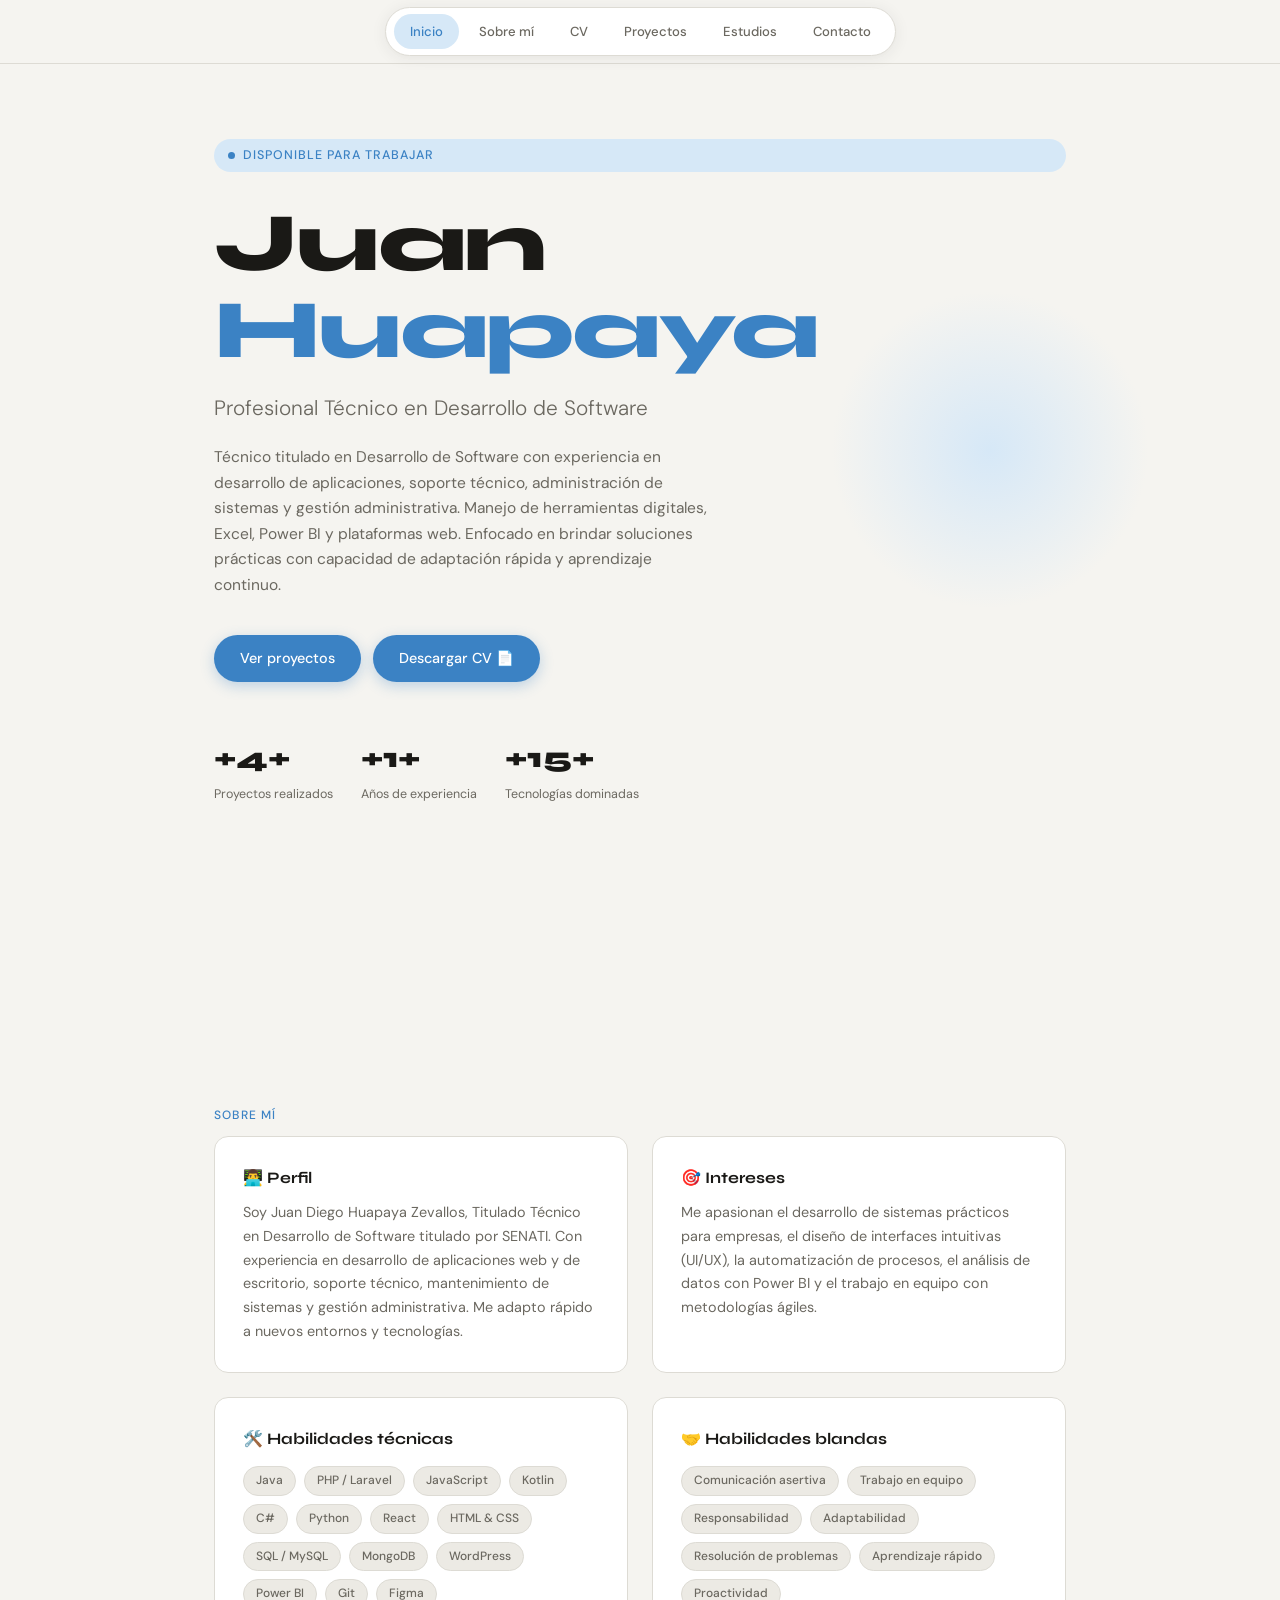
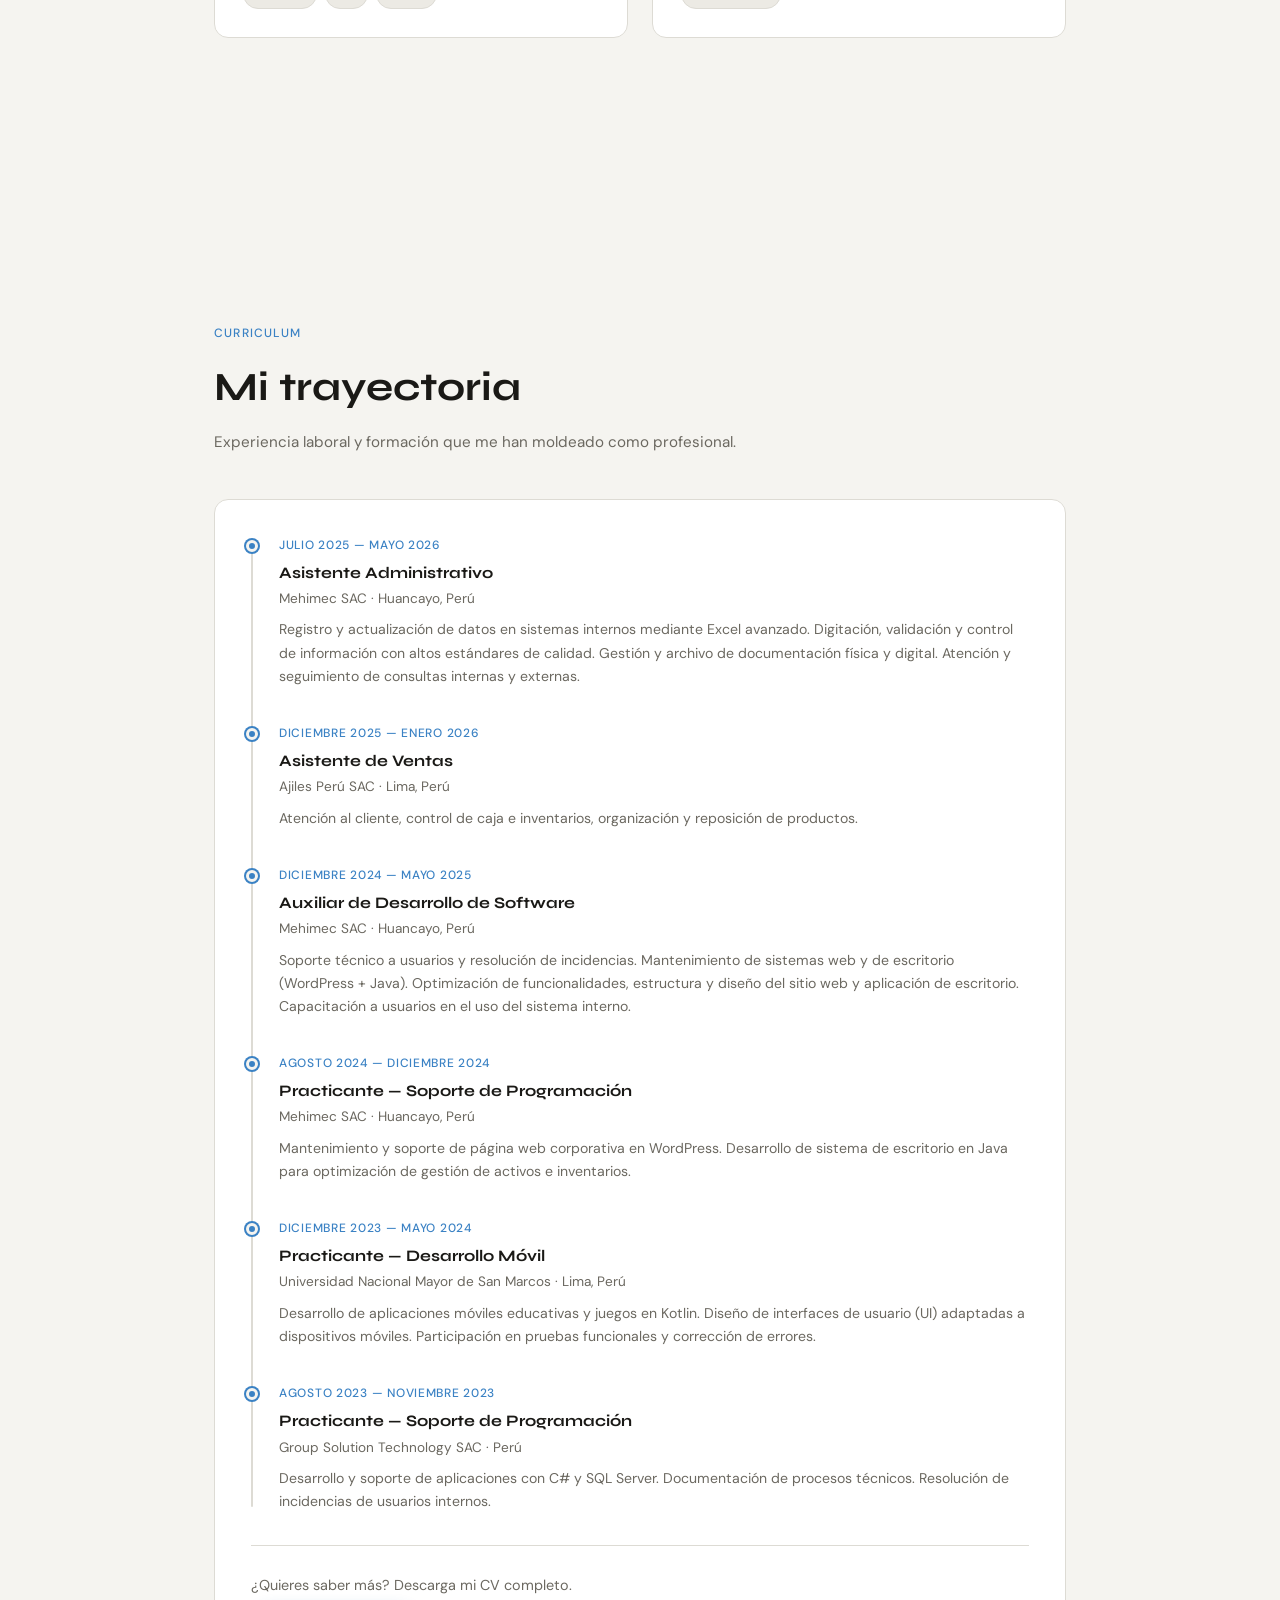
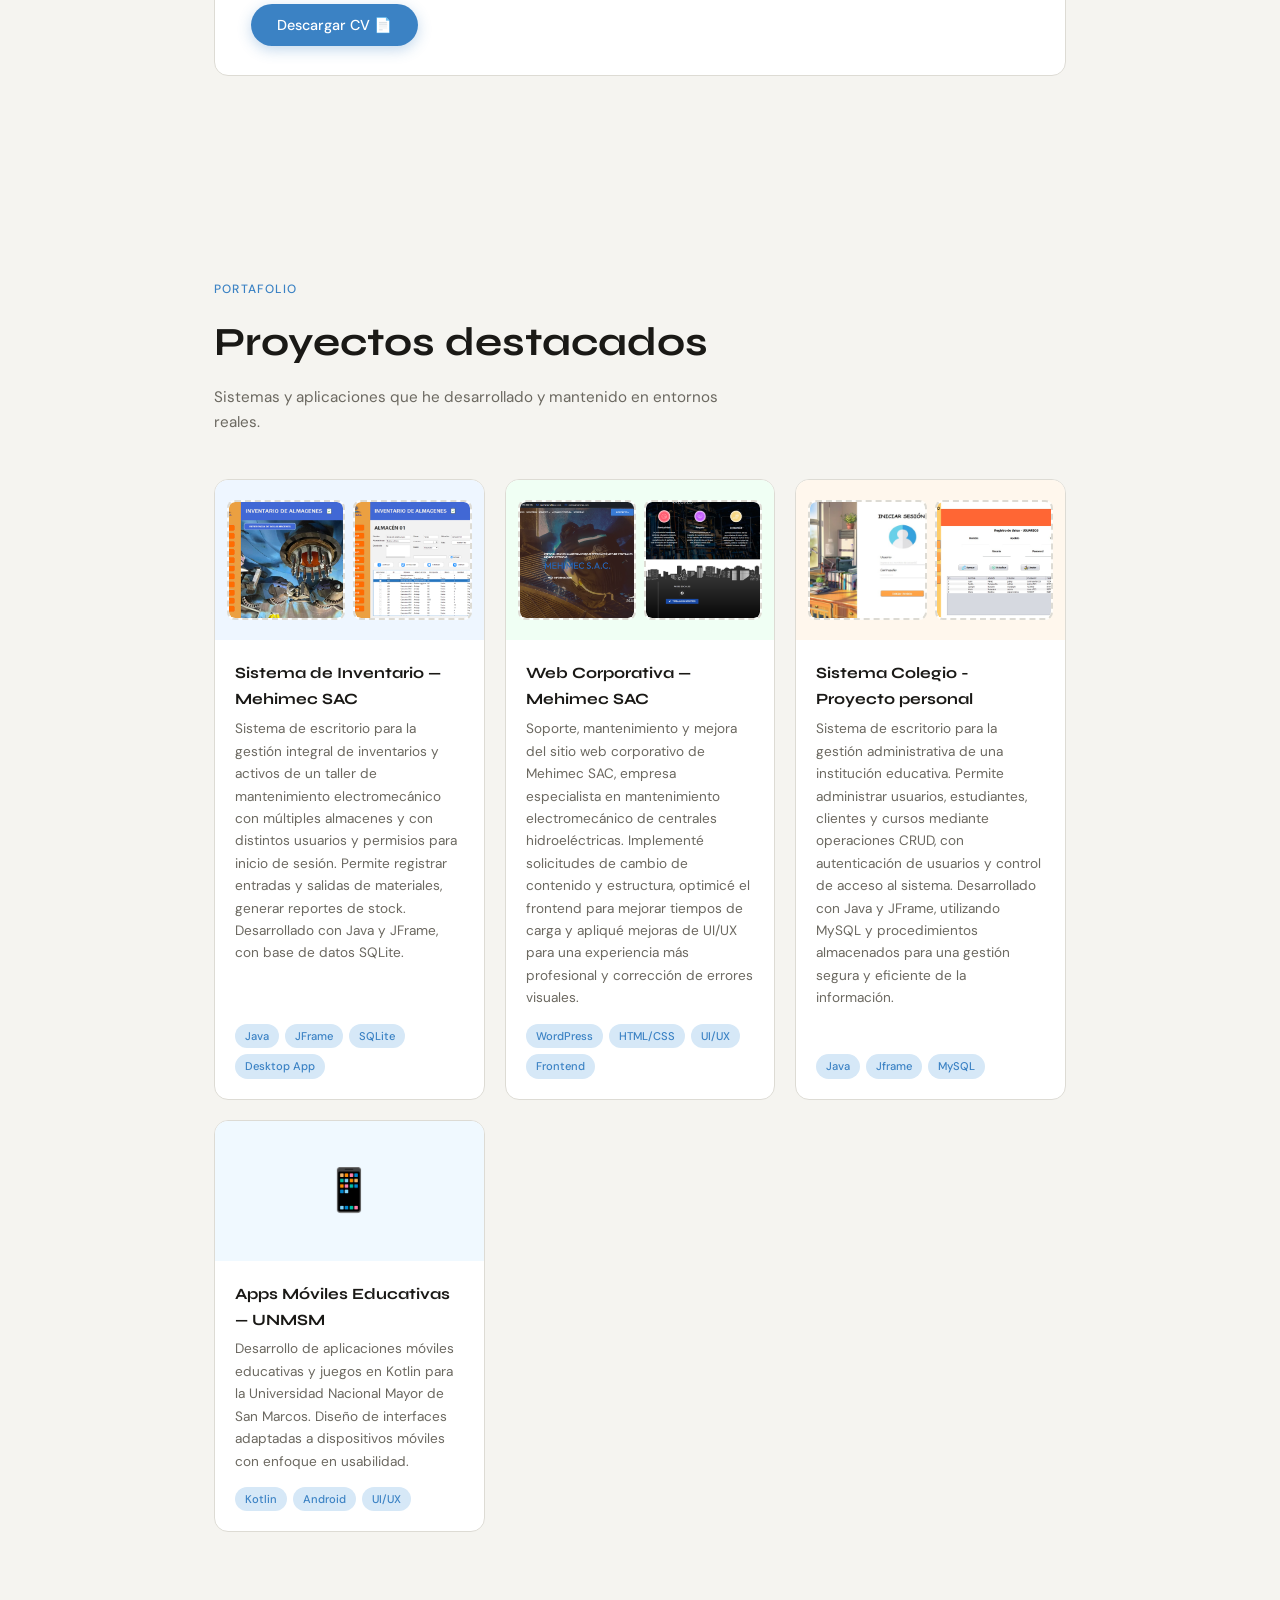
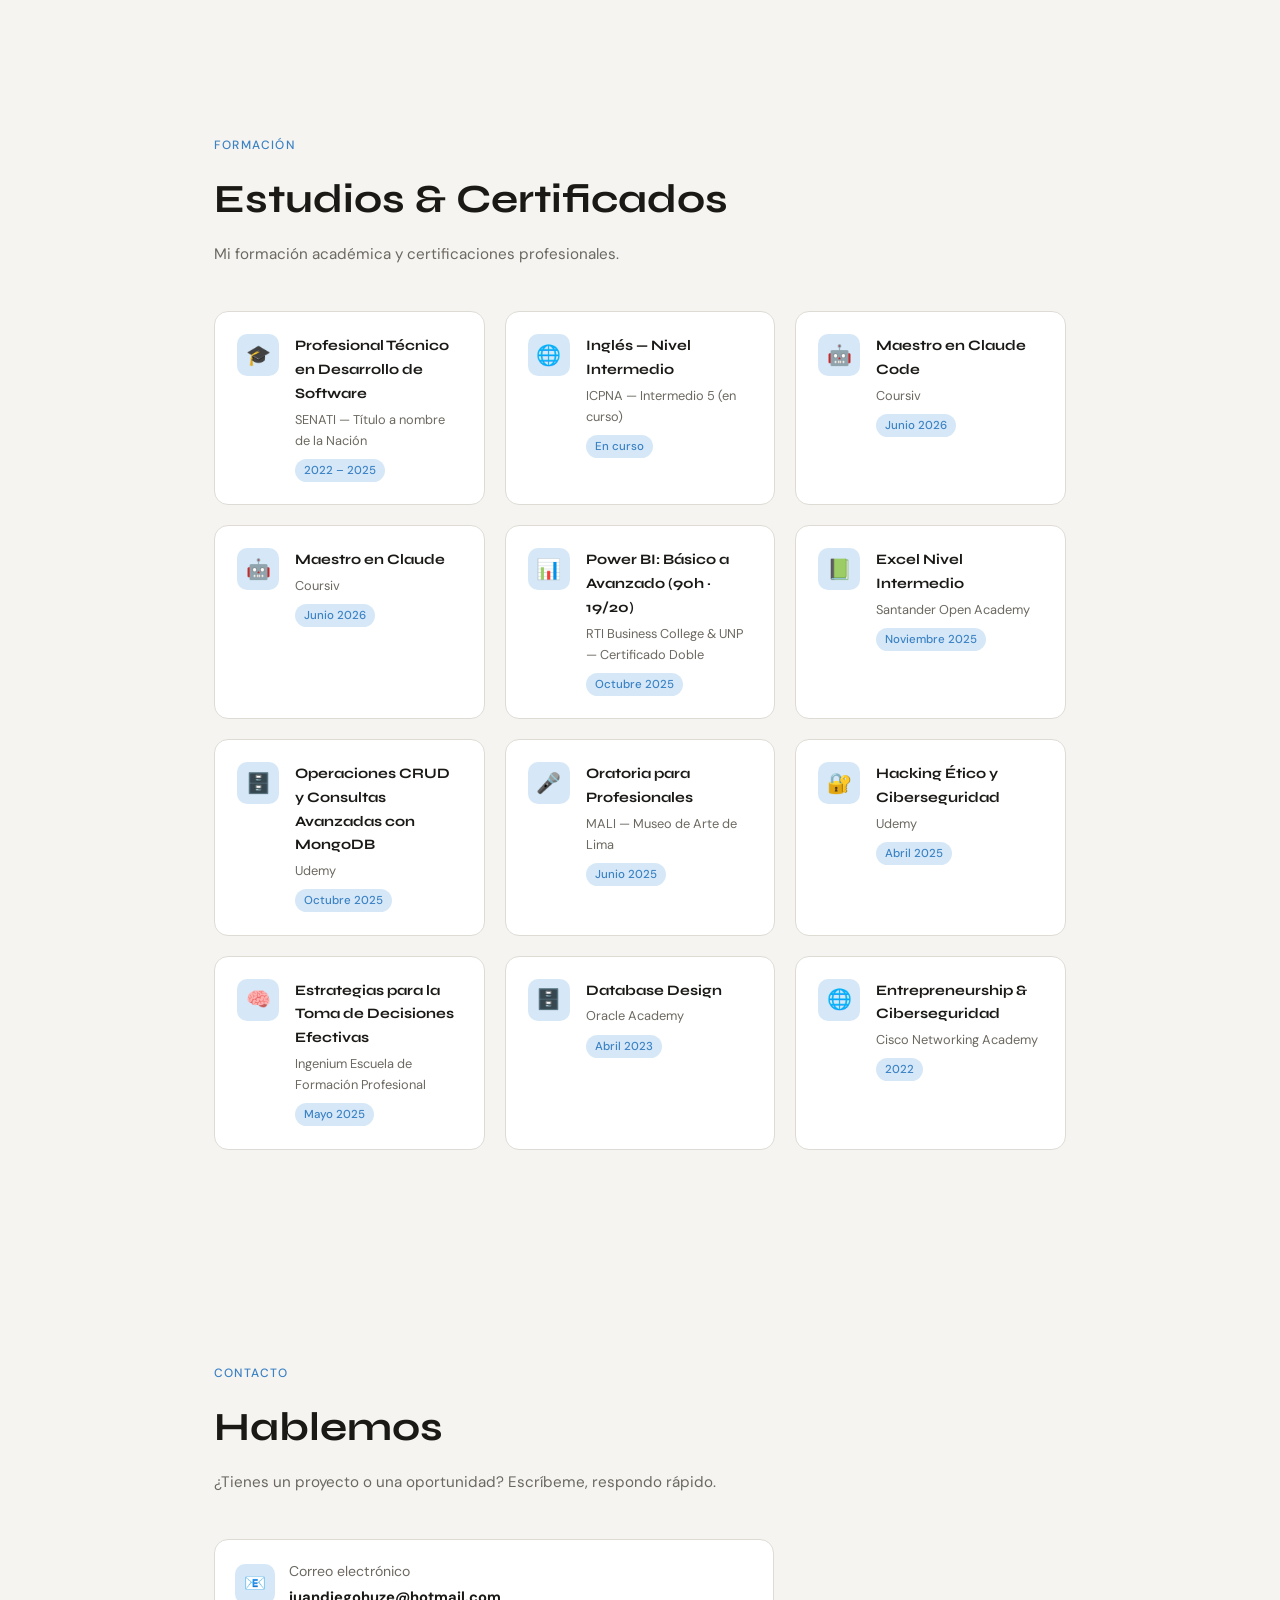
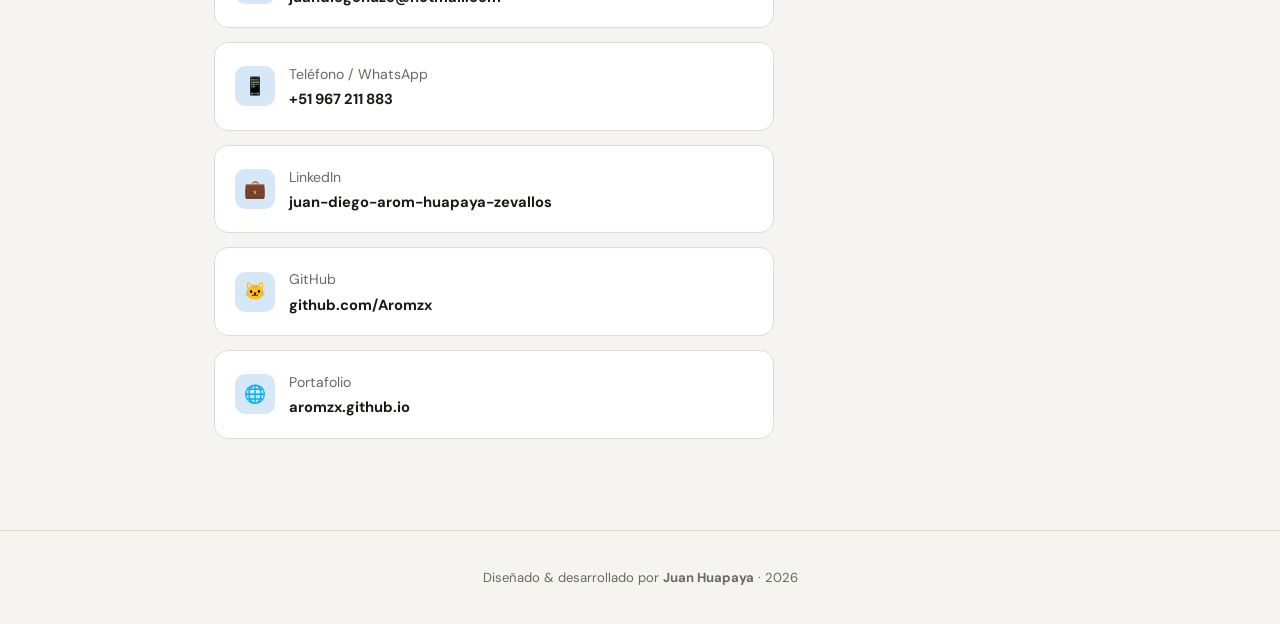
<file: index.html>
<!DOCTYPE html>
<html lang="es">
<head>
  <meta charset="UTF-8" />
  <meta name="viewport" content="width=device-width, initial-scale=1.0"/>
  <title>Juan Huapaya — Dev Portfolio</title>
  <link href="https://fonts.googleapis.com/css2?family=Syne:wght@400;600;700;800&family=DM+Sans:ital,wght@0,300;0,400;0,500;1,300&display=swap" rel="stylesheet"/>
  <link href="style.css" rel="stylesheet"/>
</head>
<body>

<!-- NAVEGACION -->
<nav>
  <div class="nav-inner">
    <a href="#inicio"    class="active">Inicio</a>
    <a href="#sobre-mi">Sobre mí</a>
    <a href="#cv">CV</a>
    <a href="#proyectos">Proyectos</a>
    <a href="#estudios">Estudios</a>
    <a href="#contacto">Contacto</a>
  </div>
</nav>

<div class="hamburger" id="ham">
  <span></span><span></span><span></span>
</div>
<div class="mobile-menu" id="mobileMenu">
  <a href="#inicio"    onclick="closeMobile()">Inicio</a>
  <a href="#sobre-mi"  onclick="closeMobile()">Sobre mí</a>
  <a href="#cv"        onclick="closeMobile()">CV</a>
  <a href="#proyectos" onclick="closeMobile()">Proyectos</a>
  <a href="#estudios"  onclick="closeMobile()">Estudios</a>
  <a href="#contacto"  onclick="closeMobile()">Contacto</a>
</div>

<!-- ── HERO ── -->
<section id="inicio">
  <div class="hero-deco"></div>
  <div class="hero-label">Disponible para trabajar</div>
  <h1 class="hero-name">Juan<br><em>Huapaya</em></h1>
  <p class="hero-role">Profesional Técnico en Desarrollo de Software</p>
  <p class="hero-desc">Técnico titulado en Desarrollo de Software con experiencia en desarrollo de aplicaciones, soporte técnico, administración de sistemas y gestión administrativa. Manejo de herramientas digitales, Excel, Power BI y plataformas web. Enfocado en brindar soluciones prácticas con capacidad de adaptación rápida y aprendizaje continuo.</p>
  <div class="hero-ctas">
    <a href="#proyectos" class="btn-primary">Ver proyectos</a>
    <a href="assets/cv/CV_HUAPAYA%20ZEVALLOS%20JUAN%20DIEGO%20AROM-.pdf"
   download="CV_Juan_Huapaya.pdf"
   class="btn-primary">
    Descargar CV 📄
</a>
  </div>
  <div class="hero-stats">
    <div class="stat"><span class="stat-n">4+</span><span class="stat-l">Proyectos realizados</span></div>
    <div class="stat"><span class="stat-n">1+</span><span class="stat-l">Años de experiencia</span></div>
    <div class="stat"><span class="stat-n">15+</span><span class="stat-l">Tecnologías dominadas</span></div>
  </div>
</section>

<!-- ── SOBRE MI ── -->
<section id="sobre-mi">
  <div class="sec-label">Sobre mí</div>
  <div class="about-grid reveal">
    <div class="about-card">
      <h3>👨‍💻 Perfil</h3>
      <p>Soy Juan Diego Huapaya Zevallos, Titulado Técnico en Desarrollo de Software titulado por SENATI. Con experiencia en desarrollo de aplicaciones web y de escritorio, soporte técnico, mantenimiento de sistemas y gestión administrativa. Me adapto rápido a nuevos entornos y tecnologías.</p>
    </div>
    <div class="about-card">
      <h3>🎯 Intereses</h3>
      <p>Me apasionan el desarrollo de sistemas prácticos para empresas, el diseño de interfaces intuitivas (UI/UX), la automatización de procesos, el análisis de datos con Power BI y el trabajo en equipo con metodologías ágiles.</p>
    </div>
    <div class="about-card">
      <h3>🛠️ Habilidades técnicas</h3>
      <div class="skill-tags">
        <span class="tag">Java</span>
        <span class="tag">PHP / Laravel</span>
        <span class="tag">JavaScript</span>
        <span class="tag">Kotlin</span>
        <span class="tag">C#</span>
        <span class="tag">Python</span>
        <span class="tag">React</span>
        <span class="tag">HTML & CSS</span>
        <span class="tag">SQL / MySQL</span>
        <span class="tag">MongoDB</span>
        <span class="tag">WordPress</span>
        <span class="tag">Power BI</span>
        <span class="tag">Git</span>
        <span class="tag">Figma</span>
      </div>
    </div>
    <div class="about-card">
      <h3>🤝 Habilidades blandas</h3>
      <div class="skill-tags">
        <span class="tag">Comunicación asertiva</span>
        <span class="tag">Trabajo en equipo</span>
        <span class="tag">Responsabilidad</span>
        <span class="tag">Adaptabilidad</span>
        <span class="tag">Resolución de problemas</span>
        <span class="tag">Aprendizaje rápido</span>
        <span class="tag">Proactividad</span>
      </div>
    </div>
  </div>
</section>

<!-- ── CV ── -->
<section id="cv">
  <div class="sec-label">Curriculum</div>
  <h2 class="sec-title">Mi trayectoria</h2>
  <p class="sec-sub">Experiencia laboral y formación que me han moldeado como profesional.</p>
  <div class="cv-wrap reveal">
    <div class="timeline">

      <div class="tl-item">
        <div class="tl-dot"></div>
        <div class="tl-period">Julio 2025 — Mayo 2026</div>
        <div class="tl-title">Asistente Administrativo</div>
        <div class="tl-place">Mehimec SAC · Huancayo, Perú</div>
        <div class="tl-desc">Registro y actualización de datos en sistemas internos mediante Excel avanzado. Digitación, validación y control de información con altos estándares de calidad. Gestión y archivo de documentación física y digital. Atención y seguimiento de consultas internas y externas.</div>
      </div>

      <div class="tl-item">
        <div class="tl-dot"></div>
        <div class="tl-period">Diciembre 2025 — Enero 2026</div>
        <div class="tl-title">Asistente de Ventas</div>
        <div class="tl-place">Ajiles Perú SAC · Lima, Perú</div>
        <div class="tl-desc">Atención al cliente, control de caja e inventarios, organización y reposición de productos.</div>
      </div>

      <div class="tl-item">
        <div class="tl-dot"></div>
        <div class="tl-period">Diciembre 2024 — Mayo 2025</div>
        <div class="tl-title">Auxiliar de Desarrollo de Software</div>
        <div class="tl-place">Mehimec SAC · Huancayo, Perú</div>
        <div class="tl-desc">Soporte técnico a usuarios y resolución de incidencias. Mantenimiento de sistemas web y de escritorio (WordPress + Java). Optimización de funcionalidades, estructura y diseño del sitio web y aplicación de escritorio. Capacitación a usuarios en el uso del sistema interno.</div>
      </div>

      <div class="tl-item">
        <div class="tl-dot"></div>
        <div class="tl-period">Agosto 2024 — Diciembre 2024</div>
        <div class="tl-title">Practicante — Soporte de Programación</div>
        <div class="tl-place">Mehimec SAC · Huancayo, Perú</div>
        <div class="tl-desc">Mantenimiento y soporte de página web corporativa en WordPress. Desarrollo de sistema de escritorio en Java para optimización de gestión de activos e inventarios.</div>
      </div>

      <div class="tl-item">
        <div class="tl-dot"></div>
        <div class="tl-period">Diciembre 2023 — Mayo 2024</div>
        <div class="tl-title">Practicante — Desarrollo Móvil</div>
        <div class="tl-place">Universidad Nacional Mayor de San Marcos · Lima, Perú</div>
        <div class="tl-desc">Desarrollo de aplicaciones móviles educativas y juegos en Kotlin. Diseño de interfaces de usuario (UI) adaptadas a dispositivos móviles. Participación en pruebas funcionales y corrección de errores.</div>
      </div>

      <div class="tl-item">
        <div class="tl-dot"></div>
        <div class="tl-period">Agosto 2023 — Noviembre 2023</div>
        <div class="tl-title">Practicante — Soporte de Programación</div>
        <div class="tl-place">Group Solution Technology SAC · Perú</div>
        <div class="tl-desc">Desarrollo y soporte de aplicaciones con C# y SQL Server. Documentación de procesos técnicos. Resolución de incidencias de usuarios internos.</div>
      </div>
    </div>
    <div class="cv-download-wrap">
      <p>¿Quieres saber más? Descarga mi CV completo.</p>
      <a href="assets/cv/CV_HUAPAYA%20ZEVALLOS%20JUAN%20DIEGO%20AROM-.pdf"
   download="CV_Juan_Huapaya.pdf"
   class="btn-primary">
    Descargar CV 📄
</a>
    </div>
  </div>
</section>

<!-- ── PROYECTOS ── -->
<section id="proyectos">
  <div class="sec-label">Portafolio</div>
  <h2 class="sec-title">Proyectos destacados</h2>
  <p class="sec-sub">Sistemas y aplicaciones que he desarrollado y mantenido en entornos reales.</p>
  <div class="proj-grid reveal">

    <!-- PROYECTO 1: Sistema de Inventario Mehimec -->
    <div class="proj-card">
      <div class="proj-thumb proj-thumb-gallery" style="background:#EEF6FF; flex-direction:column; gap:6px; padding:10px;">
        <div class="proj-img-frames">
          <div class="proj-img-frame">
            <img class="zoomable" src="assets/img/mehimecinicio.png" alt="Sistema de Inventario - Pantalla 1">
          </div>
          <div class="proj-img-frame">
            <img class="zoomable" src="assets/img/mehimecinventario.png" alt="Sistema de Inventario - Pantalla 2">
          </div>
        </div>
      </div>
      <div class="proj-body">
        <div class="proj-title">Sistema de Inventario — Mehimec SAC</div>
        <div class="proj-desc">Sistema de escritorio para la gestión integral de inventarios y activos de un taller de mantenimiento electromecánico con múltiples almacenes y con distintos usuarios y permisios para inicio de sesión. Permite registrar entradas y salidas de materiales, generar reportes de stock. Desarrollado con Java y JFrame, con base de datos SQLite.</div>
        <div class="proj-tags">
          <span class="proj-tag">Java</span>
          <span class="proj-tag">JFrame</span>
          <span class="proj-tag">SQLite</span>
          <span class="proj-tag">Desktop App</span>
        </div>
      </div>
    </div>

    <!-- PROYECTO 2: Web Corporativa Mehimec -->
    <div class="proj-card">
      <div class="proj-thumb proj-thumb-gallery" style="background:#F0FFF4; flex-direction:column; gap:6px; padding:10px;">
        <div class="proj-img-frames">
          <div class="proj-img-frame">
            <img class="zoomable" src="assets/img/mehimecweb1.PNG" alt="Web1 - Pantalla 1">
          </div>
          <div class="proj-img-frame">
            <img class="zoomable" src="assets/img/mehimecweb2.PNG" alt="Web1 - Pantalla 2">
          </div>
        </div>
      </div>
      <div class="proj-body">
        <div class="proj-title">Web Corporativa — Mehimec SAC</div>
        <div class="proj-desc">Soporte, mantenimiento y mejora del sitio web corporativo de Mehimec SAC, empresa especialista en mantenimiento electromecánico de centrales hidroeléctricas. Implementé solicitudes de cambio de contenido y estructura, optimicé el frontend para mejorar tiempos de carga y apliqué mejoras de UI/UX para una experiencia más profesional y corrección de errores visuales.</div>
        <div class="proj-tags">
          <span class="proj-tag">WordPress</span>
          <span class="proj-tag">HTML/CSS</span>
          <span class="proj-tag">UI/UX</span>
          <span class="proj-tag">Frontend</span>
        </div>
      </div>
    </div>

    <!-- PROYECTO 3: Sistema Colegio -->
<div class="proj-card">
  <div class="proj-thumb proj-thumb-gallery" style="background:#FFF7ED; flex-direction:column; gap:6px; padding:10px;">
    <div class="proj-img-frames">
      <div class="proj-img-frame">
        <img class="zoomable" src="assets/img/logincolegio.png" alt="Sistema Colegio - Pantalla 1">
      </div>
      <div class="proj-img-frame">
        <img class="zoomable" src="assets/img/menucolegio.png" alt="Sistema Colegio - Pantalla 2">
      </div>
    </div>
  </div>

  <div class="proj-body">
    <div class="proj-title">Sistema Colegio - Proyecto personal</div>
    <div class="proj-desc">Sistema de escritorio para la gestión administrativa de una institución educativa. Permite administrar usuarios, estudiantes, clientes y cursos mediante operaciones CRUD, con autenticación de usuarios y control de acceso al sistema. Desarrollado con Java y JFrame, utilizando MySQL y procedimientos almacenados para una gestión segura y eficiente de la información.</div>

    <div class="proj-tags">
      <span class="proj-tag">Java</span>
      <span class="proj-tag">Jframe</span>
      <span class="proj-tag">MySQL</span>
    </div>
  </div>
</div>

    <!-- PROYECTO 4: App Móvil Educativa -->
    <div class="proj-card">
      <div class="proj-thumb" style="background:#F0F9FF;">📱</div>
      <div class="proj-body">
        <div class="proj-title">Apps Móviles Educativas — UNMSM</div>
        <div class="proj-desc">Desarrollo de aplicaciones móviles educativas y juegos en Kotlin para la Universidad Nacional Mayor de San Marcos. Diseño de interfaces adaptadas a dispositivos móviles con enfoque en usabilidad.</div>
        <div class="proj-tags">
          <span class="proj-tag">Kotlin</span>
          <span class="proj-tag">Android</span>
          <span class="proj-tag">UI/UX</span>
        </div>
      </div>
    </div>
</section>

<!-- ── ESTUDIOS ── -->
<section id="estudios">
  <div class="sec-label">Formación</div>
  <h2 class="sec-title">Estudios & Certificados</h2>
  <p class="sec-sub">Mi formación académica y certificaciones profesionales.</p>
  <div class="certs-grid reveal">
    <div class="cert-card">
      <div class="cert-icon">🎓</div>
      <div class="cert-info">
        <div class="cert-name">Profesional Técnico en Desarrollo de Software</div>
        <div class="cert-inst">SENATI — Título a nombre de la Nación</div>
        <span class="cert-year">2022 – 2025</span>
      </div>
    </div>
    <div class="cert-card">
      <div class="cert-icon">🌐</div>
      <div class="cert-info">
        <div class="cert-name">Inglés — Nivel Intermedio</div>
        <div class="cert-inst">ICPNA — Intermedio 5 (en curso)</div>
        <span class="cert-year">En curso</span>
      </div>
    </div>
    <div class="cert-card">
      <div class="cert-icon">🤖</div>
      <div class="cert-info">
        <div class="cert-name">Maestro en Claude Code</div>
        <div class="cert-inst">Coursiv</div>
        <span class="cert-year">Junio 2026</span>
      </div>
    </div>
    <div class="cert-card">
      <div class="cert-icon">🤖</div>
      <div class="cert-info">
        <div class="cert-name">Maestro en Claude</div>
        <div class="cert-inst">Coursiv</div>
        <span class="cert-year">Junio 2026</span>
      </div>
    </div>
    <div class="cert-card">
      <div class="cert-icon">📊</div>
      <div class="cert-info">
        <div class="cert-name">Power BI: Básico a Avanzado (90h · 19/20)</div>
        <div class="cert-inst">RTI Business College & UNP — Certificado Doble</div>
        <span class="cert-year">Octubre 2025</span>
      </div>
    </div>
    <div class="cert-card">
      <div class="cert-icon">📗</div>
      <div class="cert-info">
        <div class="cert-name">Excel Nivel Intermedio</div>
        <div class="cert-inst">Santander Open Academy</div>
        <span class="cert-year">Noviembre 2025</span>
      </div>
    </div>
    <div class="cert-card">
      <div class="cert-icon">🗄️</div>
      <div class="cert-info">
        <div class="cert-name">Operaciones CRUD y Consultas Avanzadas con MongoDB</div>
        <div class="cert-inst">Udemy</div>
        <span class="cert-year">Octubre 2025</span>
      </div>
    </div>
    <div class="cert-card">
      <div class="cert-icon">🎤</div>
      <div class="cert-info">
        <div class="cert-name">Oratoria para Profesionales</div>
        <div class="cert-inst">MALI — Museo de Arte de Lima</div>
        <span class="cert-year">Junio 2025</span>
      </div>
    </div>
    <div class="cert-card">
      <div class="cert-icon">🔐</div>
      <div class="cert-info">
        <div class="cert-name">Hacking Ético y Ciberseguridad</div>
        <div class="cert-inst">Udemy</div>
        <span class="cert-year">Abril 2025</span>
      </div>
    </div>
    <div class="cert-card">
      <div class="cert-icon">🧠</div>
      <div class="cert-info">
        <div class="cert-name">Estrategias para la Toma de Decisiones Efectivas</div>
        <div class="cert-inst">Ingenium Escuela de Formación Profesional</div>
        <span class="cert-year">Mayo 2025</span>
      </div>
    </div>
    <div class="cert-card">
      <div class="cert-icon">🗄️</div>
      <div class="cert-info">
        <div class="cert-name">Database Design</div>
        <div class="cert-inst">Oracle Academy</div>
        <span class="cert-year">Abril 2023</span>
      </div>
    </div>
    <div class="cert-card">
      <div class="cert-icon">🌐</div>
      <div class="cert-info">
        <div class="cert-name">Entrepreneurship & Ciberseguridad</div>
        <div class="cert-inst">Cisco Networking Academy</div>
        <span class="cert-year">2022</span>
      </div>
    </div>
  </div>
</section>

<!-- ── CONTACTO ── -->
<section id="contacto">
  <div class="sec-label">Contacto</div>
  <h2 class="sec-title">Hablemos</h2>
  <p class="sec-sub">¿Tienes un proyecto o una oportunidad? Escríbeme, respondo rápido.</p>
  <div class="contact-wrap-solo reveal">
    <div class="contact-info">
      <a href="mailto:juandiegohuze@hotmail.com" class="contact-item">
        <div class="contact-ico">📧</div>
        <div>
          <span>Correo electrónico</span>
          <strong>juandiegohuze@hotmail.com</strong>
        </div>
      </a>
      <a href="tel:+51967211883" class="contact-item">
        <div class="contact-ico">📱</div>
        <div>
          <span>Teléfono / WhatsApp</span>
          <strong>+51 967 211 883</strong>
        </div>
      </a>
      <a href="https://www.linkedin.com/in/juan-diego-arom-huapaya-zevallos-851825279/" target="_blank" class="contact-item">
        <div class="contact-ico">💼</div>
        <div>
          <span>LinkedIn</span>
          <strong>juan-diego-arom-huapaya-zevallos</strong>
        </div>
      </a>
      <a href="https://github.com/Aromzx" target="_blank" class="contact-item">
        <div class="contact-ico">🐱</div>
        <div>
          <span>GitHub</span>
          <strong>github.com/Aromzx</strong>
        </div>
      </a>
      <a href="https://aromzx.github.io/" target="_blank" class="contact-item">
        <div class="contact-ico">🌐</div>
        <div>
          <span>Portafolio</span>
          <strong>aromzx.github.io</strong>
        </div>
      </a>
    </div>
  </div>
</section>

<footer>
  <p>Diseñado & desarrollado por <strong>Juan Huapaya</strong> · 2026</p>
</footer>

<script src="script.js"></script>
</body>
</html>
</file>
<file: style.css>
:root {
      --bg:        #F5F4F0;
      --surface:   #ECEAE4;
      --card:      #FFFFFF;
      --ink:       #1A1916;
      --ink-soft:  #6B6860;
      --accent:    #3B82C4;
      --accent-lt: #D6E8F7;
      --accent-dk: #2563A8;
      --border:    #DDDBD4;
      --radius:    14px;
      --nav-h:     64px;
    }

    *, *::before, *::after { box-sizing: border-box; margin: 0; padding: 0; }

    html { scroll-behavior: smooth; }

    body {
      font-family: 'DM Sans', sans-serif;
      background: var(--bg);
      color: var(--ink);
      line-height: 1.65;
      overflow-x: hidden;
    }

    /* ── NAV ─────────────────────────────────────────── */
    nav {
      position: fixed; top: 0; left: 0; right: 0; z-index: 100;
      height: var(--nav-h);
      display: flex; align-items: center; justify-content: center;
      background: rgba(245,244,240,.85);
      backdrop-filter: blur(14px);
      -webkit-backdrop-filter: blur(14px);
      border-bottom: 1px solid var(--border);
    }
    .nav-inner {
      display: flex; align-items: center; gap: 4px;
      background: var(--card);
      border: 1px solid var(--border);
      border-radius: 50px;
      padding: 6px 8px;
      box-shadow: 0 2px 16px rgba(0,0,0,.07);
    }
    .nav-inner a {
      font-family: 'DM Sans', sans-serif;
      font-size: .82rem; font-weight: 500;
      color: var(--ink-soft);
      text-decoration: none;
      padding: 7px 16px;
      border-radius: 50px;
      transition: color .2s, background .2s;
      white-space: nowrap;
    }
    .nav-inner a:hover { color: var(--ink); background: var(--surface); }
    .nav-inner a.active { color: var(--accent); background: var(--accent-lt); }

    /* hamburger */
    .hamburger {
      display: none; cursor: pointer;
      position: fixed; top: 16px; right: 20px; z-index: 200;
      width: 40px; height: 40px; border-radius: 50%;
      background: var(--card); border: 1px solid var(--border);
      box-shadow: 0 2px 10px rgba(0,0,0,.1);
      align-items: center; justify-content: center; flex-direction: column; gap: 5px;
    }
    .hamburger span {
      display: block; width: 18px; height: 2px;
      background: var(--ink); border-radius: 2px;
      transition: transform .3s, opacity .3s;
    }
    .hamburger.open span:nth-child(1){ transform: translateY(7px) rotate(45deg); }
    .hamburger.open span:nth-child(2){ opacity:0; }
    .hamburger.open span:nth-child(3){ transform: translateY(-7px) rotate(-45deg); }

    .mobile-menu {
      display: none; position: fixed; inset: 0; z-index: 150;
      background: rgba(245,244,240,.97);
      flex-direction: column; align-items: center; justify-content: center; gap: 12px;
    }
    .mobile-menu.open { display: flex; }
    .mobile-menu a {
      font-family: 'Syne', sans-serif; font-size: 1.5rem; font-weight: 700;
      color: var(--ink); text-decoration: none;
      padding: 10px 30px; border-radius: 50px;
      transition: color .2s, background .2s;
    }
    .mobile-menu a:hover { color: var(--accent); background: var(--accent-lt); }

    /* ── SECTIONS ────────────────────────────────────── */
    section {
      min-height: 100vh;
      padding: calc(var(--nav-h) + 60px) 24px 80px;
      max-width: 900px; margin: 0 auto;
      display: flex; flex-direction: column; justify-content: center;
    }

    /* ── HERO ────────────────────────────────────────── */
    #inicio { position: relative; overflow: visible; }

    .hero-label {
      display: inline-flex; align-items: center; gap: 8px;
      font-size: .78rem; font-weight: 500; letter-spacing: .08em; text-transform: uppercase;
      color: var(--accent); background: var(--accent-lt);
      padding: 6px 14px; border-radius: 50px;
      margin-bottom: 28px;
      opacity: 0; animation: fadeUp .6s .2s ease forwards;
    }
    .hero-label::before {
      content:''; width:7px; height:7px; border-radius:50%;
      background: var(--accent); animation: pulse 2s infinite;
    }
    @keyframes pulse {
      0%,100%{box-shadow:0 0 0 0 rgba(59,130,196,.5);}
      50%{box-shadow:0 0 0 6px rgba(59,130,196,0);}
    }

    .hero-name {
      font-family: 'Syne', sans-serif;
      font-size: clamp(2.6rem, 8vw, 5.2rem);
      font-weight: 800; line-height: 1.05; letter-spacing: -.02em;
      color: var(--ink);
      opacity: 0; animation: fadeUp .7s .35s ease forwards;
    }
    .hero-name em { font-style: normal; color: var(--accent); }

    .hero-role {
      font-size: clamp(1rem, 2.5vw, 1.3rem); font-weight: 300;
      color: var(--ink-soft); margin-top: 16px;
      opacity: 0; animation: fadeUp .7s .5s ease forwards;
    }

    .hero-desc {
      max-width: 500px; font-size: .97rem; color: var(--ink-soft);
      margin-top: 20px;
      opacity: 0; animation: fadeUp .7s .65s ease forwards;
    }

    .hero-ctas {
      display: flex; flex-wrap: wrap; gap: 12px; margin-top: 36px;
      opacity: 0; animation: fadeUp .7s .8s ease forwards;
    }
    .btn-primary {
      padding: 12px 26px; border-radius: 50px;
      background: var(--accent); color: #fff;
      font-family: 'DM Sans', sans-serif; font-size: .9rem; font-weight: 500;
      text-decoration: none; border: none; cursor: pointer;
      transition: background .2s, transform .15s, box-shadow .2s;
      box-shadow: 0 4px 14px rgba(59,130,196,.3);
    }
    .btn-primary:hover { background: var(--accent-dk); transform: translateY(-2px); box-shadow: 0 6px 20px rgba(59,130,196,.4); }
    .btn-outline {
      padding: 12px 26px; border-radius: 50px;
      border: 1.5px solid var(--border); background: transparent;
      color: var(--ink); font-family: 'DM Sans', sans-serif; font-size: .9rem; font-weight: 500;
      text-decoration: none; cursor: pointer;
      transition: border-color .2s, background .2s, transform .15s;
    }
    .btn-outline:hover { border-color: var(--accent); background: var(--accent-lt); transform: translateY(-2px); }

    .hero-stats {
      display: flex; flex-wrap: wrap; gap: 28px; margin-top: 52px;
      opacity: 0; animation: fadeUp .7s .95s ease forwards;
    }
    .stat { display: flex; flex-direction: column; }
    .stat-n {
      font-family: 'Syne', sans-serif; font-size: 1.8rem; font-weight: 800; color: var(--ink);
    }
    .stat-l { font-size: .78rem; color: var(--ink-soft); margin-top: 2px; }

    .hero-deco {
      position: absolute; right: -60px; top: 50%; transform: translateY(-50%);
      width: 320px; height: 320px; border-radius: 50%;
      background: radial-gradient(circle, var(--accent-lt) 0%, transparent 70%);
      pointer-events: none; z-index: -1;
      opacity: 0; animation: fadeIn 1s .4s ease forwards;
    }

    @keyframes fadeUp { from{opacity:0;transform:translateY(20px)} to{opacity:1;transform:translateY(0)} }
    @keyframes fadeIn { from{opacity:0} to{opacity:1} }

    /* ── SECTION HEADER ──────────────────────────────── */
    .sec-label {
      font-size: .75rem; font-weight: 500; letter-spacing: .1em; text-transform: uppercase;
      color: var(--accent); margin-bottom: 10px;
    }
    .sec-title {
      font-family: 'Syne', sans-serif; font-size: clamp(1.6rem,4vw,2.5rem);
      font-weight: 700; color: var(--ink); margin-bottom: 10px;
    }
    .sec-sub { font-size: .95rem; color: var(--ink-soft); max-width: 540px; margin-bottom: 44px; }

    /* ── SOBRE MI ─────────────────────────────────────── */
    .about-grid {
      display: grid; grid-template-columns: 1fr 1fr; gap: 24px;
    }
    .about-card {
      background: var(--card); border: 1px solid var(--border);
      border-radius: var(--radius); padding: 28px;
      transition: transform .25s, box-shadow .25s;
    }
    .about-card:hover { transform: translateY(-4px); box-shadow: 0 12px 32px rgba(0,0,0,.08); }
    .about-card h3 {
      font-family: 'Syne', sans-serif; font-size: 1rem; font-weight: 700; margin-bottom: 10px;
    }
    .about-card p { font-size: .9rem; color: var(--ink-soft); }
    .skill-tags { display: flex; flex-wrap: wrap; gap: 8px; margin-top: 14px; }
    .tag {
      font-size: .75rem; font-weight: 500; padding: 4px 12px; border-radius: 50px;
      background: var(--surface); color: var(--ink-soft);
      border: 1px solid var(--border);
      transition: background .2s, color .2s;
    }
    .tag:hover { background: var(--accent-lt); color: var(--accent); border-color: var(--accent); }

    /* ── CV ───────────────────────────────────────────── */
    .cv-wrap {
      background: var(--card); border: 1px solid var(--border);
      border-radius: var(--radius); padding: 36px;
    }
    .timeline { position: relative; padding-left: 28px; }
    .timeline::before {
      content:''; position: absolute; left: 0; top: 6px; bottom: 6px;
      width: 2px; background: var(--border); border-radius: 2px;
    }
    .tl-item { position: relative; margin-bottom: 36px; }
    .tl-item:last-child { margin-bottom: 0; }
    .tl-dot {
      position: absolute; left: -33px; top: 4px;
      width: 12px; height: 12px; border-radius: 50%;
      background: var(--accent); border: 3px solid var(--bg);
      box-shadow: 0 0 0 2px var(--accent);
    }
    .tl-period {
      font-size: .75rem; color: var(--accent); font-weight: 500;
      letter-spacing: .06em; text-transform: uppercase; margin-bottom: 4px;
    }
    .tl-title { font-family:'Syne',sans-serif; font-size: 1rem; font-weight: 700; }
    .tl-place { font-size: .85rem; color: var(--ink-soft); margin-top: 2px; }
    .tl-desc { font-size: .88rem; color: var(--ink-soft); margin-top: 8px; }

    .cv-download-wrap { margin-top: 32px; padding-top: 28px; border-top: 1px solid var(--border); }
    .cv-download-wrap p { font-size: .9rem; color: var(--ink-soft); margin-bottom: 14px; }

    /* ── PROYECTOS ───────────────────────────────────── */
    .proj-grid {
      display: grid; grid-template-columns: repeat(auto-fill, minmax(260px,1fr)); gap: 20px;
    }
    .proj-card {
      background: var(--card); border: 1px solid var(--border);
      border-radius: var(--radius); overflow: hidden;
      transition: transform .25s, box-shadow .25s;
      display: flex; flex-direction: column;
    }
    .proj-card:hover { transform: translateY(-5px); box-shadow: 0 16px 40px rgba(0,0,0,.1); }
    .proj-thumb {
      height: 140px; display: flex; align-items: center; justify-content: center;
      font-size: 2.6rem;
    }
    .proj-body { padding: 20px; flex: 1; display: flex; flex-direction: column; }
    .proj-title { font-family:'Syne',sans-serif; font-size: .98rem; font-weight: 700; }
    .proj-desc { font-size: .85rem; color: var(--ink-soft); margin-top: 6px; flex: 1; }
    .proj-tags { display: flex; flex-wrap: wrap; gap: 6px; margin-top: 14px; }
    .proj-tag {
      font-size: .7rem; padding: 3px 10px; border-radius: 50px;
      background: var(--accent-lt); color: var(--accent); font-weight: 500;
    }

    /* ── ESTUDIOS / CERTS ────────────────────────────── */
    .certs-grid {
      display: grid; grid-template-columns: repeat(auto-fill, minmax(240px,1fr)); gap: 20px;
    }
    .cert-card {
      background: var(--card); border: 1px solid var(--border);
      border-radius: var(--radius); padding: 22px;
      display: flex; gap: 16px; align-items: flex-start;
      transition: transform .25s, box-shadow .25s;
    }
    .cert-card:hover { transform: translateY(-4px); box-shadow: 0 12px 30px rgba(0,0,0,.08); }
    .cert-icon {
      width: 42px; height: 42px; border-radius: 10px;
      background: var(--accent-lt); display: flex; align-items: center; justify-content: center;
      font-size: 1.25rem; flex-shrink: 0;
    }
    .cert-info { flex: 1; }
    .cert-name { font-family:'Syne',sans-serif; font-size: .9rem; font-weight: 700; }
    .cert-inst { font-size: .8rem; color: var(--ink-soft); margin-top: 3px; }
    .cert-year {
      font-size: .72rem; font-weight: 500; color: var(--accent);
      background: var(--accent-lt); padding: 2px 9px; border-radius: 50px;
      display: inline-block; margin-top: 8px;
    }

    /* ── CONTACTO ─────────────────────────────────────── */
    .contact-wrap {
      display: grid; grid-template-columns: 1fr 1fr; gap: 24px;
    }
    .contact-info { display: flex; flex-direction: column; gap: 16px; }
    .contact-item {
      display: flex; align-items: center; gap: 14px;
      background: var(--card); border: 1px solid var(--border);
      border-radius: var(--radius); padding: 18px 20px;
      transition: transform .2s, box-shadow .2s;
      text-decoration: none; color: inherit;
    }
    .contact-item:hover { transform: translateY(-3px); box-shadow: 0 10px 24px rgba(0,0,0,.08); }
    .contact-ico {
      width: 40px; height: 40px; border-radius: 10px;
      background: var(--accent-lt); display: flex; align-items: center; justify-content: center;
      font-size: 1.1rem; flex-shrink: 0;
    }
    .contact-item span { font-size: .88rem; color: var(--ink-soft); }
    .contact-item strong { display: block; font-size: .92rem; color: var(--ink); }

    .contact-form {
      background: var(--card); border: 1px solid var(--border);
      border-radius: var(--radius); padding: 28px;
      display: flex; flex-direction: column; gap: 14px;
    }
    .form-row { display: flex; flex-direction: column; gap: 6px; }
    .form-row label { font-size: .8rem; font-weight: 500; color: var(--ink-soft); }
    .form-row input, .form-row textarea {
      padding: 10px 14px; border-radius: 8px;
      border: 1.5px solid var(--border); background: var(--bg);
      font-family: 'DM Sans', sans-serif; font-size: .9rem; color: var(--ink);
      outline: none; transition: border-color .2s;
      resize: vertical;
    }
    .form-row input:focus, .form-row textarea:focus { border-color: var(--accent); }
    .form-submit {
      align-self: flex-start; padding: 11px 26px; border-radius: 50px;
      background: var(--accent); color: #fff; border: none; cursor: pointer;
      font-family: 'DM Sans', sans-serif; font-size: .9rem; font-weight: 500;
      transition: background .2s, transform .15s;
    }
    .form-submit:hover { background: var(--accent-dk); transform: translateY(-2px); }

    /* ── FOOTER ──────────────────────────────────────── */
    footer {
      text-align: center; padding: 36px 24px;
      border-top: 1px solid var(--border);
      font-size: .82rem; color: var(--ink-soft);
    }

    /* ── REVEAL ANIMATION ────────────────────────────── */
    .reveal { opacity: 0; transform: translateY(24px); transition: opacity .6s ease, transform .6s ease; }
    .reveal.visible { opacity: 1; transform: translateY(0); }

    /* ── RESPONSIVE ──────────────────────────────────── */
    @media(max-width: 700px){
      .hamburger { display: flex; }
      nav > .nav-inner { display: none; }
      .about-grid, .contact-wrap { grid-template-columns: 1fr; }
      .hero-deco { display: none; }
    }
    /* ── PROJECT IMAGE FRAMES ──────────────────────────── */
    .proj-thumb-gallery {
      height: auto !important;
      min-height: 160px;
      padding: 12px !important;
      justify-content: center;
    }
    .proj-img-frames {
      display: flex;
      gap: 8px;
      width: 100%;
    }
    .proj-img-frame {
      flex: 1;
      height: 120px;
      border-radius: 8px;
      border: 2px dashed var(--border);
      background: rgba(255,255,255,0.7);
      display: flex;
      align-items: center;
      justify-content: center;
      overflow: hidden;
      position: relative;
      transition: border-color .2s;
    }

    .proj-img-frame:hover { border-color: var(--accent); }
    .proj-img-frame img {
      width: 100%;
      height: 100%;
      object-fit: cover;
      border-radius: 6px;
      cursor: zoom-in;
      transition: transform .25s ease;
    }

    .proj-img-frame img:hover{
      transform: scale(1.03);
    }
    .proj-img-placeholder {
      font-size: .72rem;
      color: var(--ink-soft);
      text-align: center;
      pointer-events: none;
      user-select: none;
    }

    /* ── CONTACT SOLO (sin formulario) ──────────────────── */
    .contact-wrap-solo {
      display: flex;
      flex-direction: column;
      gap: 16px;
      max-width: 560px;
    }
    .contact-wrap-solo .contact-info {
      display: flex;
      flex-direction: column;
      gap: 14px;
    }

    @media(max-width: 700px){
      .proj-img-frames { flex-direction: column; }
      .proj-img-frame { height: 90px; }
    }

    /* ====== Visor de imágenes ====== */

    .image-viewer{
    position: fixed;
    inset: 0;
    background: rgba(0,0,0,.75);
    backdrop-filter: blur(6px);

    display:flex;
    justify-content:center;
    align-items:center;

    opacity:0;
    visibility:hidden;
    transition:.25s;

    z-index:9999;
    }

    .image-viewer.show{
    opacity:1;
    visibility:visible;
    }

    .image-viewer img{
    max-width:90vw;
    max-height:90vh;

    border-radius:14px;
    border:2px solid rgba(255,255,255,.25);

    box-shadow:0 20px 60px rgba(0,0,0,.45);

    transform:scale(.9);
    transition:.25s;
    }

    .image-viewer.show img{
    transform:scale(1);
    }
</file>
